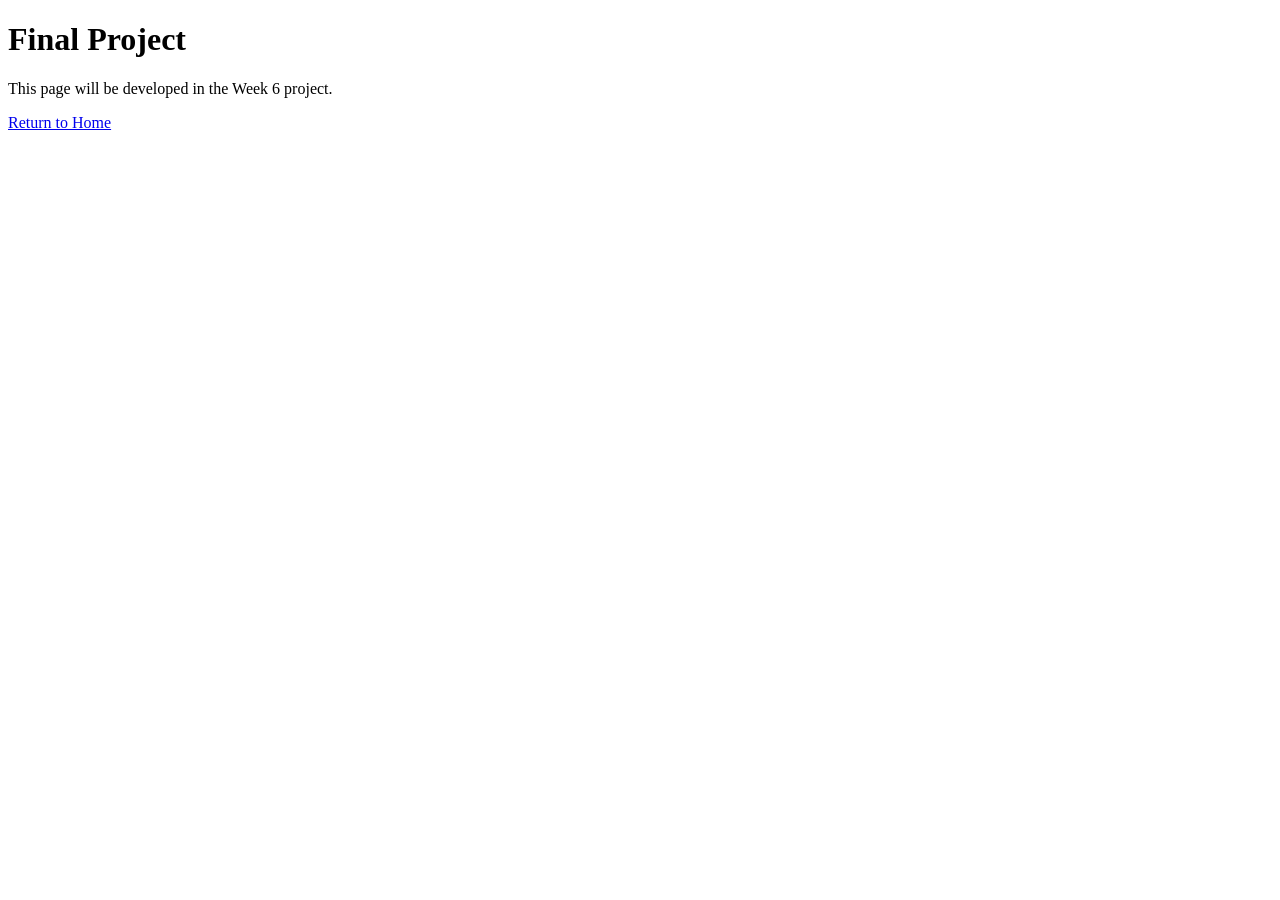
<file: project/index.html>
<!DOCTYPE html>
<html lang="en">
<head>
    <meta charset="UTF-8">
    <meta name="viewport" content="width=device-width, initial-scale=1.0">
    <title>Final Project</title>
</head>
<body>
    <main>
        <h1>Final Project</h1>
        <p>This page will be developed in the Week 6 project.</p>
        <a href="../index.html">Return to Home</a>
    </main>
</body>
</html>
</file>
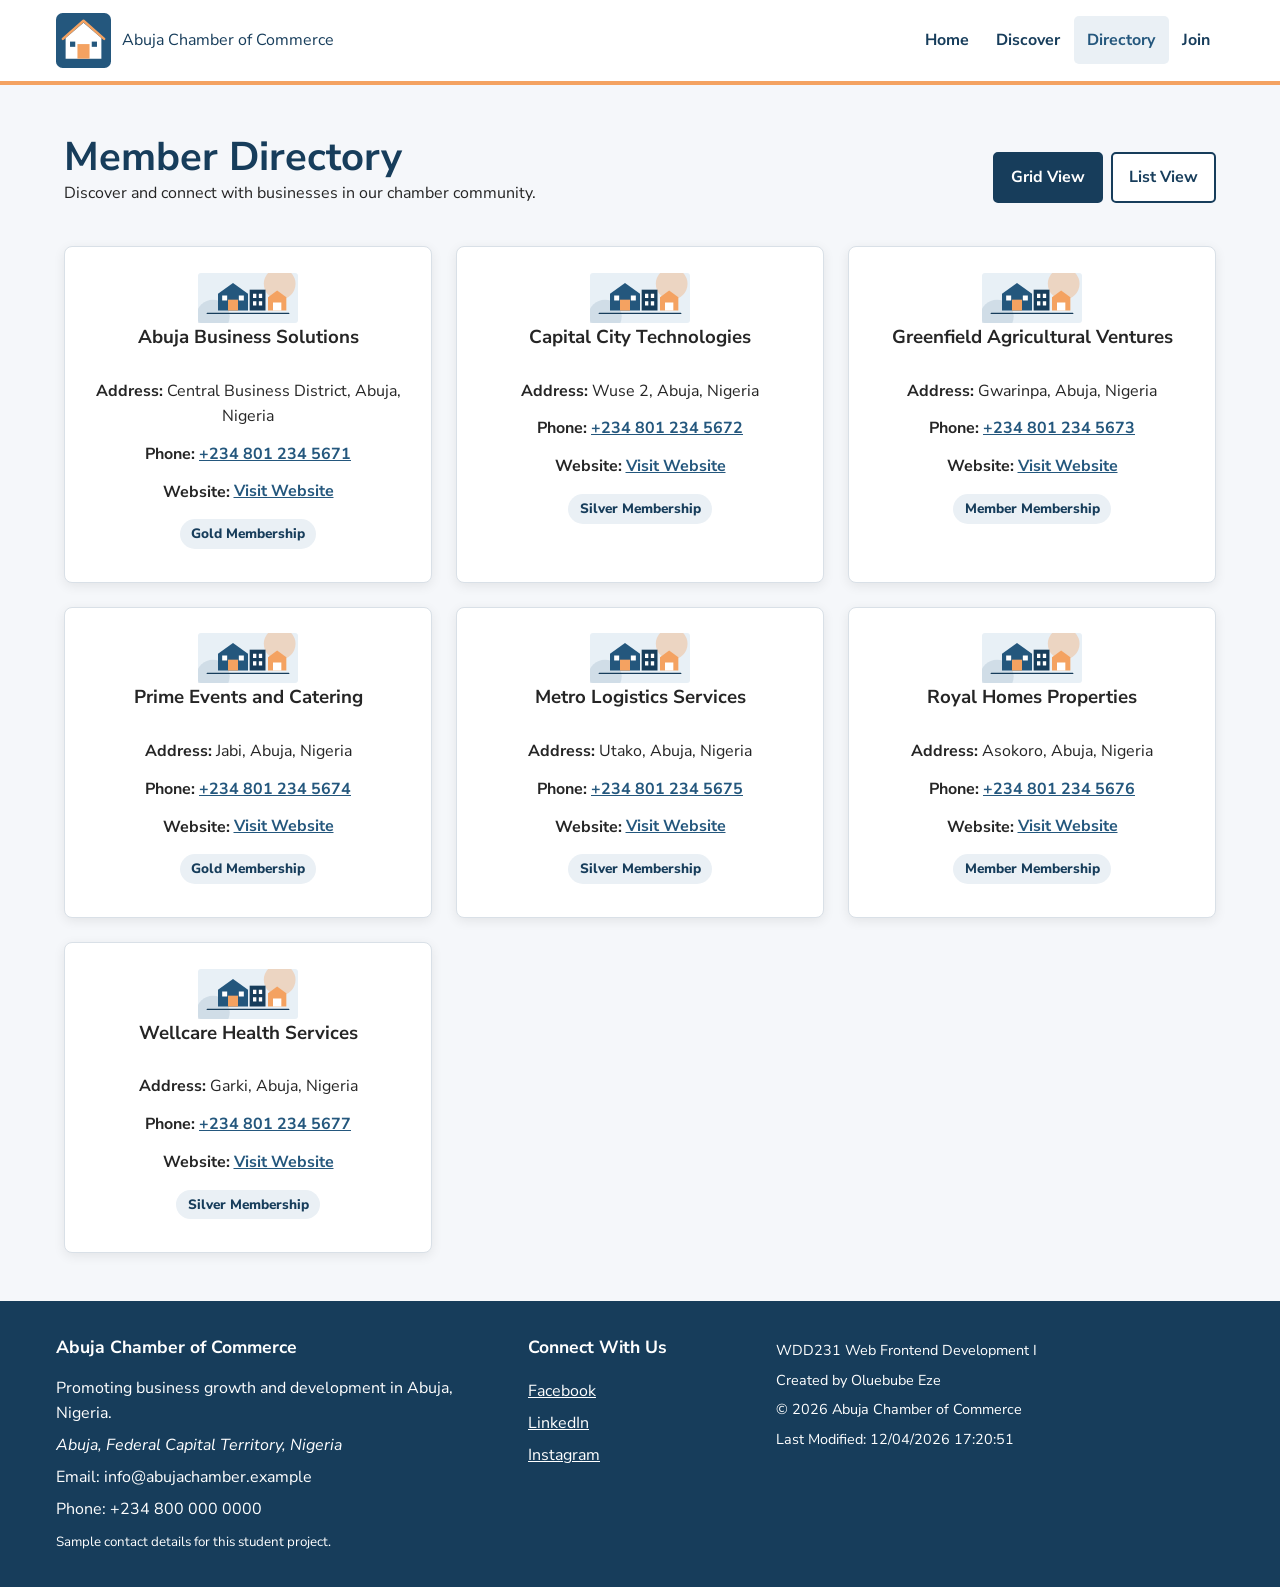
<file: chamber/directory.html>
<!DOCTYPE html>
<html lang="en">
<head>
    <meta charset="UTF-8">
    <meta name="viewport" content="width=device-width, initial-scale=1.0">

    <meta name="description" content="Explore the Abuja Chamber of Commerce member directory and connect with local businesses, services, and organizations.">
    <meta name="author" content="Oluebube Eze">
    <meta name="theme-color" content="#173d5b">

    <meta property="og:title" content="Abuja Chamber of Commerce | Member Directory">
    <meta property="og:description" content="Discover businesses and organizations in the Abuja Chamber of Commerce directory and connect with the local business community.">
    <meta property="og:type" content="website">
    <meta property="og:url" content="https://eze99olue-ux.github.io/wdd231/chamber/directory.html">
    <meta property="og:image" content="https://eze99olue-ux.github.io/wdd231/chamber/images/og-image.png">

    <title>Member Directory | Abuja Chamber of Commerce</title>

    <link rel="icon" href="images/favicon.svg" type="image/svg+xml">

    <link rel="preconnect" href="https://fonts.googleapis.com">
    <link rel="preconnect" href="https://fonts.gstatic.com" crossorigin>
    <link href="https://fonts.googleapis.com/css2?family=Nunito+Sans:wght@400;600;700;800&display=swap" rel="stylesheet">

    <link rel="stylesheet" href="styles/normalize.css">
    <link rel="stylesheet" href="styles/small.css">
    <link rel="stylesheet" href="styles/larger.css">

    <script src="scripts/date.js" defer></script>
    <script src="scripts/directory.js" defer></script>
</head>

<body>
    <header class="site-header">
        <div class="header-content">
            <a class="brand" href="index.html" aria-label="Abuja Chamber of Commerce home">
                <img src="images/chamber-logo.svg" alt="" width="60" height="60">
                <span>Abuja Chamber of Commerce</span>
            </a>

            <button
                class="menu-toggle"
                id="menu-toggle"
                type="button"
                aria-label="Open navigation menu"
                aria-expanded="false"
                aria-controls="primary-navigation">
                <span aria-hidden="true">☰</span>
            </button>

            <nav class="primary-navigation" id="primary-navigation" aria-label="Main navigation">
                <a href="index.html">Home</a>
                <a href="discover.html">Discover</a>
                <a href="directory.html" class="active" aria-current="page">Directory</a>
                <a href="join.html">Join</a>
            </nav>
        </div>
    </header>

    <main class="container">
        <section class="directory-section" aria-labelledby="page-title">
            <div class="directory-header">
                <div>
                    <h1 id="page-title">Member Directory</h1>
                    <p>Discover and connect with businesses in our chamber community.</p>
                </div>

                <div class="view-controls" aria-label="Directory display options">
                    <button
                        type="button"
                        id="grid-view"
                        class="view-button active"
                        aria-label="Display members in grid view"
                        aria-pressed="true">
                        Grid View
                    </button>

                    <button
                        type="button"
                        id="list-view"
                        class="view-button"
                        aria-label="Display members in list view"
                        aria-pressed="false">
                        List View
                    </button>
                </div>
            </div>

            <div
                id="members-container"
                class="members-grid"
                aria-live="polite"
                aria-busy="true">
                <p>Loading chamber members...</p>
            </div>
        </section>
    </main>

    <footer class="site-footer">
        <div class="footer-content">
            <div class="footer-contact">
                <h2>Abuja Chamber of Commerce</h2>
                <p>Promoting business growth and development in Abuja, Nigeria.</p>
                <address>Abuja, Federal Capital Territory, Nigeria</address>
                <p>Email: info@abujachamber.example</p>
                <p>Phone: +234 800 000 0000</p>
                <small>Sample contact details for this student project.</small>
            </div>

            <div class="footer-social">
                <h2>Connect With Us</h2>
                <a href="https://www.facebook.com/" target="_blank" rel="noopener noreferrer">Facebook</a>
                <a href="https://www.linkedin.com/" target="_blank" rel="noopener noreferrer">LinkedIn</a>
                <a href="https://www.instagram.com/" target="_blank" rel="noopener noreferrer">Instagram</a>
            </div>

            <div class="footer-credit">
                <p>WDD231 Web Frontend Development I</p>
                <p>Created by Oluebube Eze</p>
                <p>&copy; <span id="current-year"></span> Abuja Chamber of Commerce</p>
                <p>Last Modified: <span id="last-modified"></span></p>
            </div>
        </div>
    </footer>
</body>
</html>
</file>
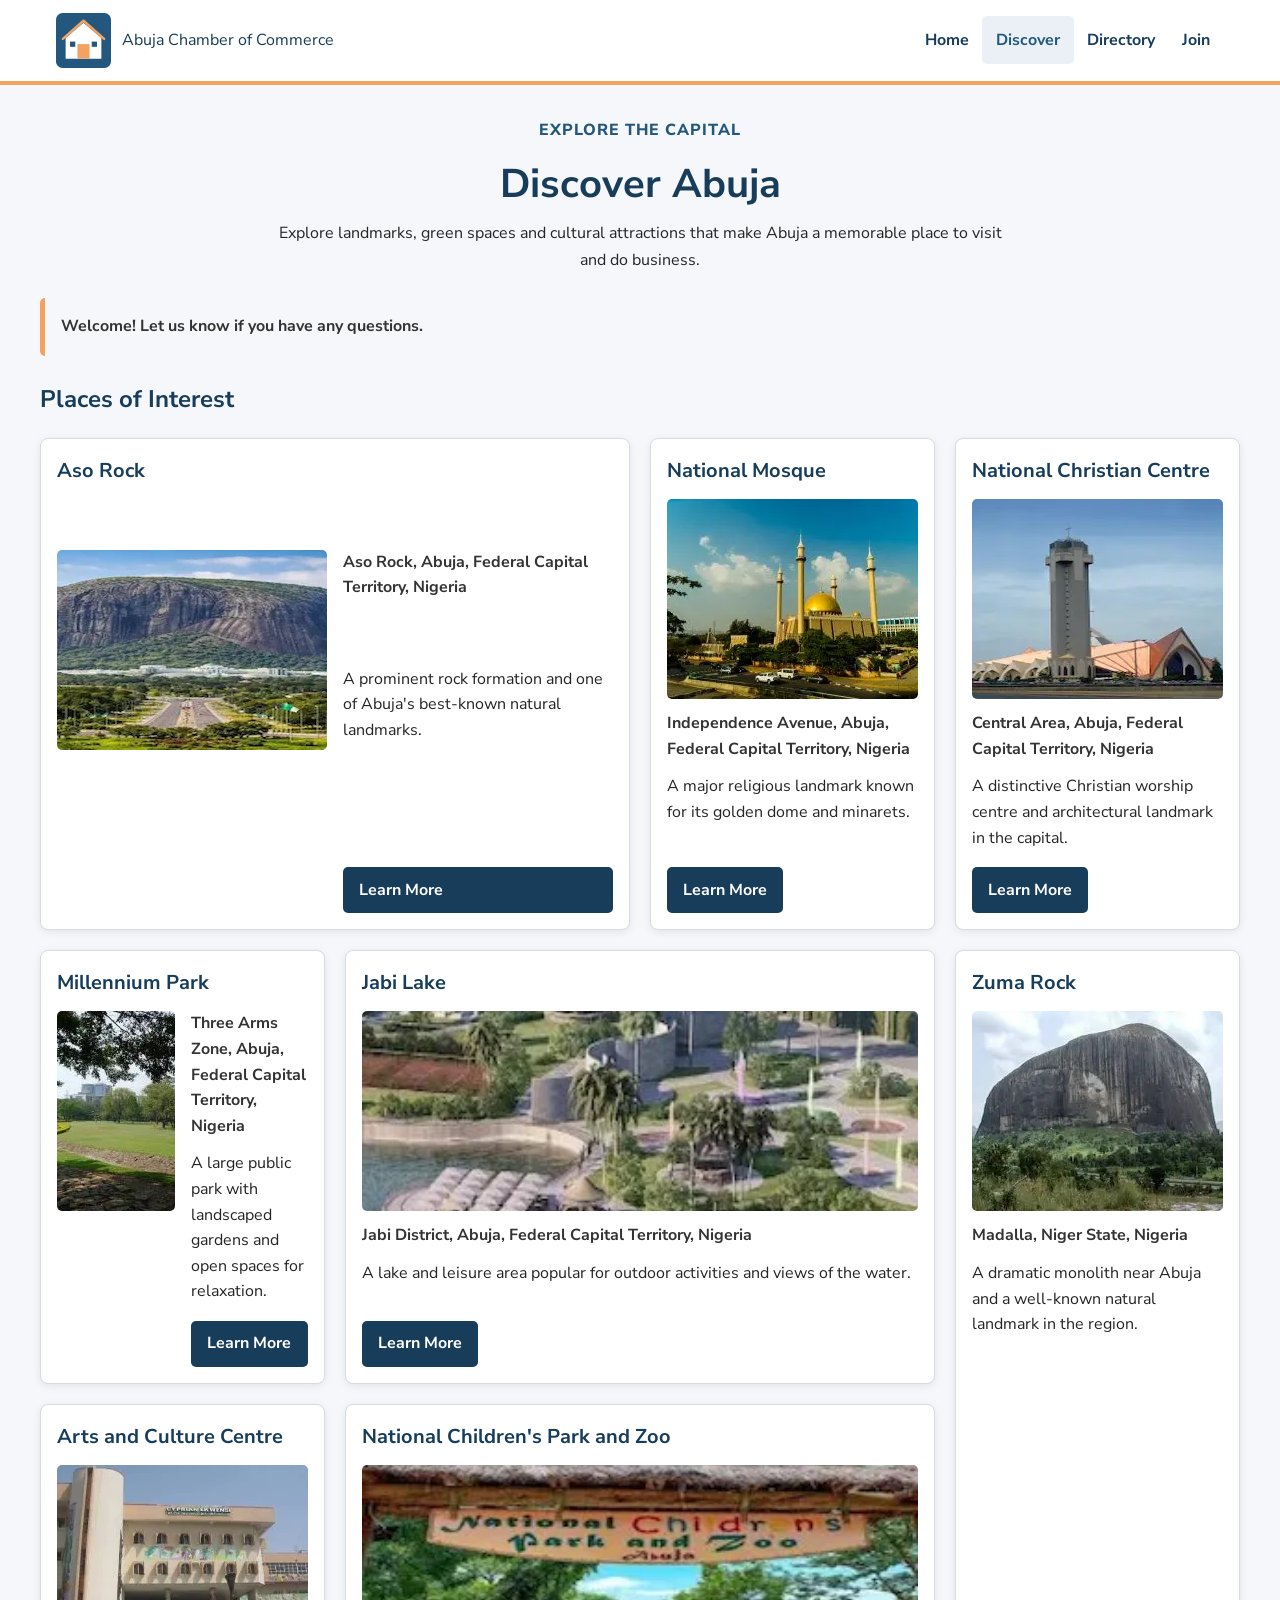
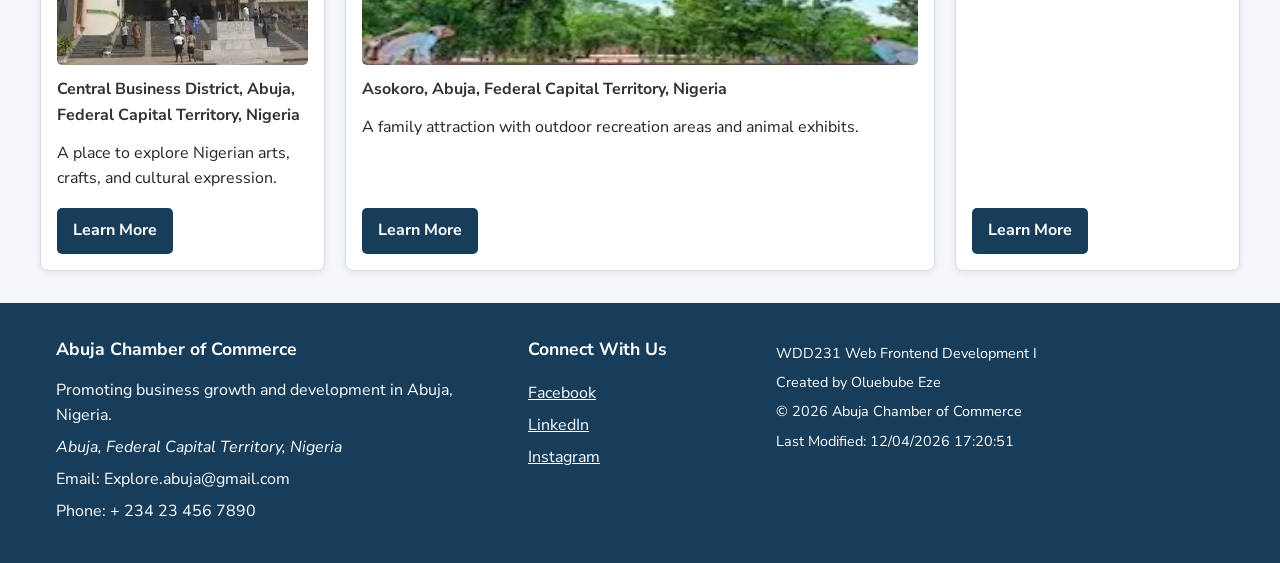
<file: chamber/discover.html>
<!DOCTYPE html>
<html lang="en">
<head>
    <meta charset="UTF-8">
    <meta name="viewport" content="width=device-width, initial-scale=1.0">

    <meta name="description"
        content="Discover Abuja's landmarks, parks, cultural attractions and places of interest with the Abuja Chamber of Commerce.">

    <meta name="author" content="Oluebube Eze">
    <meta name="theme-color" content="#173d5b">

    <!-- Open Graph Meta Tags -->
    <meta property="og:title"
        content="Discover Abuja | Abuja Chamber of Commerce">

    <meta property="og:description"
        content="Explore Abuja's landmarks, parks, cultural attractions and places of interest with the Abuja Chamber of Commerce.">

    <meta property="og:type" content="website">

   <meta property="og:image"
    content="https://eze99olue-ux.github.io/wdd231/chamber/images/abuja-discover-social.jpg">

    <meta property="og:url"
        content="https://eze99olue-ux.github.io/wdd231/chamber/discover.html">

    <title>Discover Abuja | Abuja Chamber of Commerce</title>

    <link rel="icon" href="images/favicon.svg" type="image/svg+xml">

    <!-- Google Fonts -->
    <link rel="preconnect" href="https://fonts.googleapis.com">
    <link rel="preconnect" href="https://fonts.gstatic.com" crossorigin>

    <link href="https://fonts.googleapis.com/css2?family=Nunito+Sans:wght@400;600;700;800&display=swap"
        rel="stylesheet">

    <!-- CSS Files -->
    <link rel="stylesheet" href="styles/normalize.css">
    <link rel="stylesheet" href="styles/small.css">
    <link rel="stylesheet" href="styles/larger.css">
    <link rel="stylesheet" href="styles/discover.css">

    <!-- JavaScript Files -->
    <script src="scripts/date.js" defer></script>
    <script src="scripts/discover.js" type="module"></script>
</head>

<body>

    <!-- HEADER -->
    <header class="site-header">
        <div class="header-content">

            <a class="brand" href="index.html"
                aria-label="Abuja Chamber of Commerce home">

                <img src="images/chamber-logo.svg"
                    alt=""
                    width="60"
                    height="60">

                <span>Abuja Chamber of Commerce</span>
            </a>

            <button
                class="menu-toggle"
                id="menu-toggle"
                type="button"
                aria-label="Open navigation menu"
                aria-expanded="false"
                aria-controls="primary-navigation">

                <span aria-hidden="true">☰</span>
            </button>

            <nav class="primary-navigation"
                id="primary-navigation"
                aria-label="Main navigation">

                <a href="index.html">Home</a>

                <a href="discover.html"
                    class="active"
                    aria-current="page">Discover</a>

                <a href="directory.html">Directory</a>

                <a href="join.html">Join</a>

            </nav>
        </div>
    </header>

    <main class="discover-main">

        <!-- INTRODUCTION -->
        <section class="discover-intro">

            <p class="section-label">EXPLORE THE CAPITAL</p>

            <h1>Discover Abuja</h1>

            <p>
                Explore landmarks, green spaces and cultural attractions
                that make Abuja a memorable place to visit and do business.
            </p>

        </section>

        <!-- VISITOR MESSAGE -->
        <p id="visit-message"
            class="visit-message"
            aria-live="polite">
        </p>

        <!-- PLACES OF INTEREST -->
        <section class="discover-section"
            aria-labelledby="places-heading">

            <h2 id="places-heading">Places of Interest</h2>

            <div id="discover-grid"
                class="discover-grid"
                aria-live="polite"
                aria-busy="true">

                <p>Loading places of interest...</p>

            </div>

        </section>

    </main>

    <!-- FOOTER -->
    <footer class="site-footer">

        <div class="footer-content">

            <div class="footer-contact">

                <h2>Abuja Chamber of Commerce</h2>

                <p>
                    Promoting business growth and development
                    in Abuja, Nigeria.
                </p>

                <address>
                    Abuja, Federal Capital Territory, Nigeria
                </address>

                <p>
                    Email: Explore.abuja@gmail.com
                </p>

                <p>
                    Phone: + 234 23 456 7890
                </p>

            </div>

            <div class="footer-social">

                <h2>Connect With Us</h2>

                <a href="https://www.facebook.com/"
                    target="_blank"
                    rel="noopener noreferrer">
                    Facebook
                </a>

                <a href="https://www.linkedin.com/"
                    target="_blank"
                    rel="noopener noreferrer">
                    LinkedIn
                </a>

                <a href="https://www.instagram.com/"
                    target="_blank"
                    rel="noopener noreferrer">
                    Instagram
                </a>

            </div>

            <div class="footer-credit">

                <p>WDD231 Web Frontend Development I</p>

                <p>Created by Oluebube Eze</p>

                <p>
                    &copy; <span id="current-year"></span>
                    Abuja Chamber of Commerce
                </p>

                <p>
                    Last Modified:
                    <span id="last-modified"></span>
                </p>

            </div>

        </div>

    </footer>

</body>
</html>
</file>
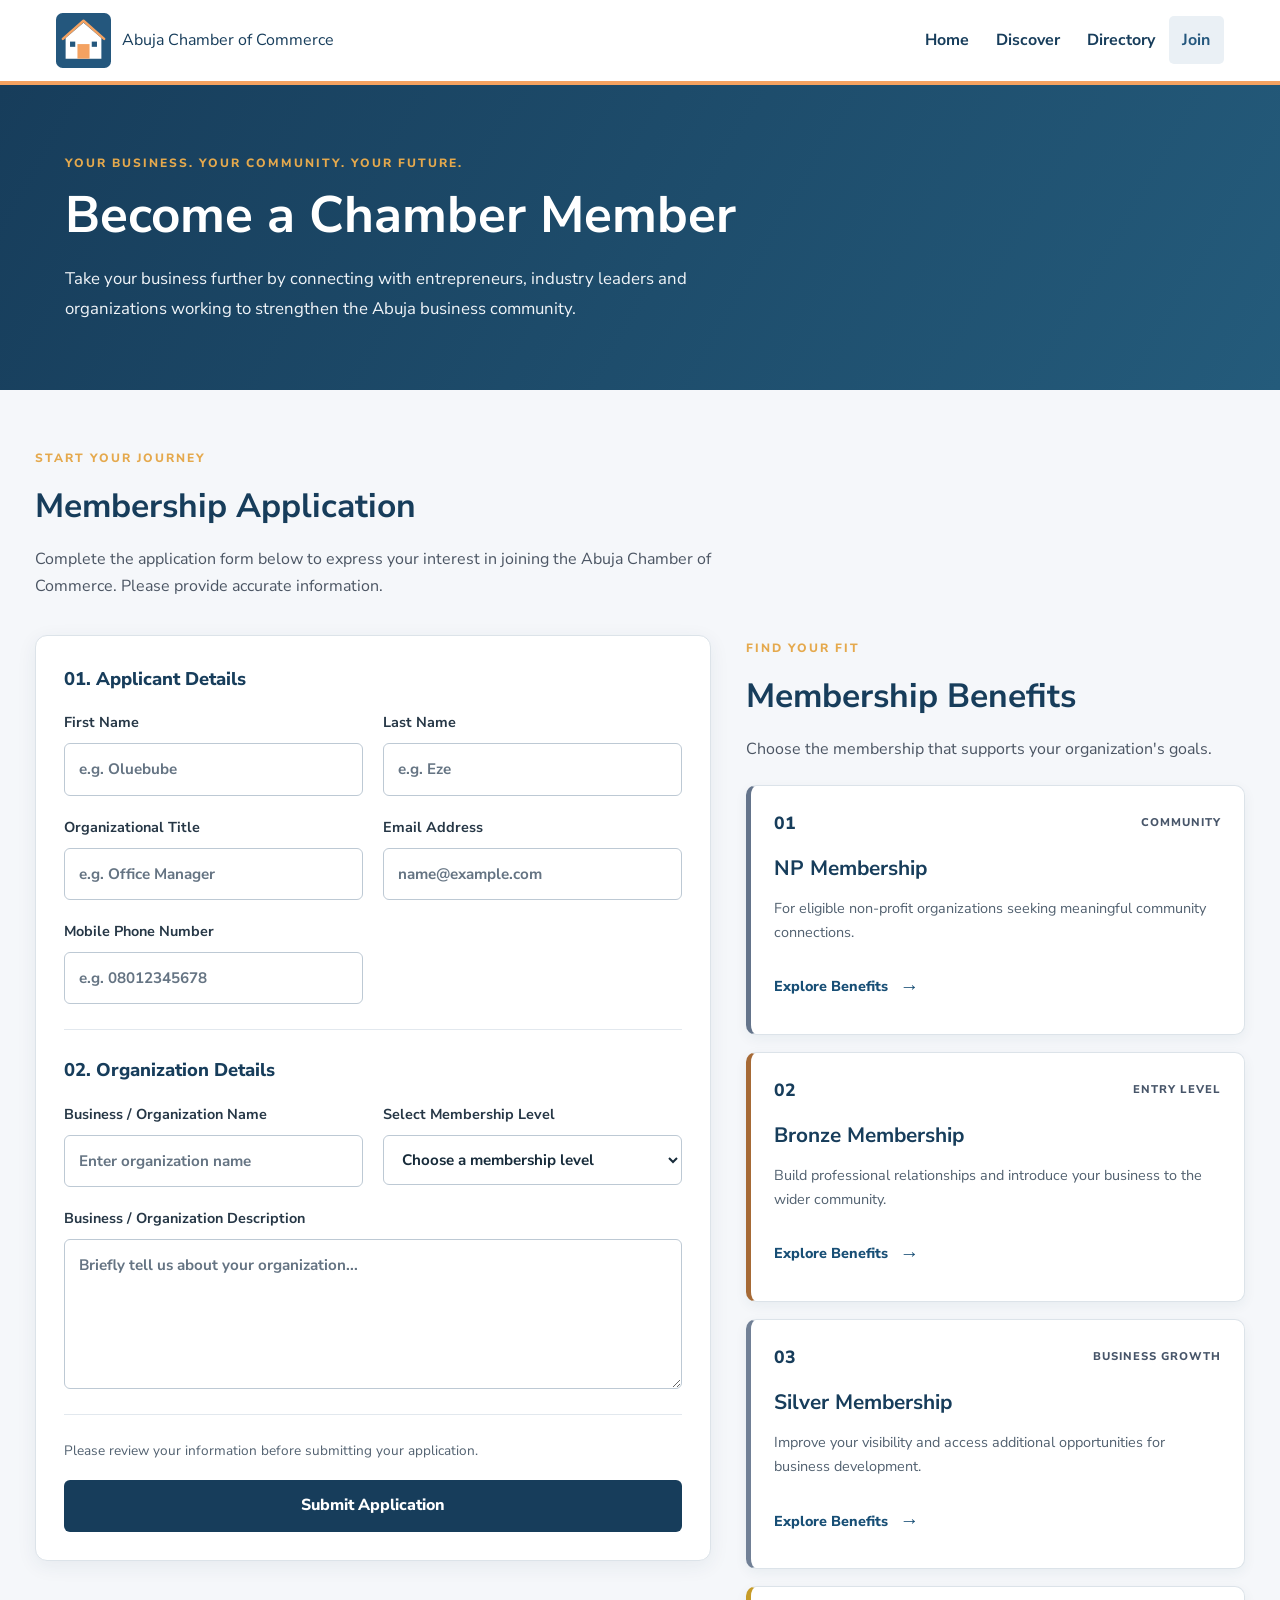
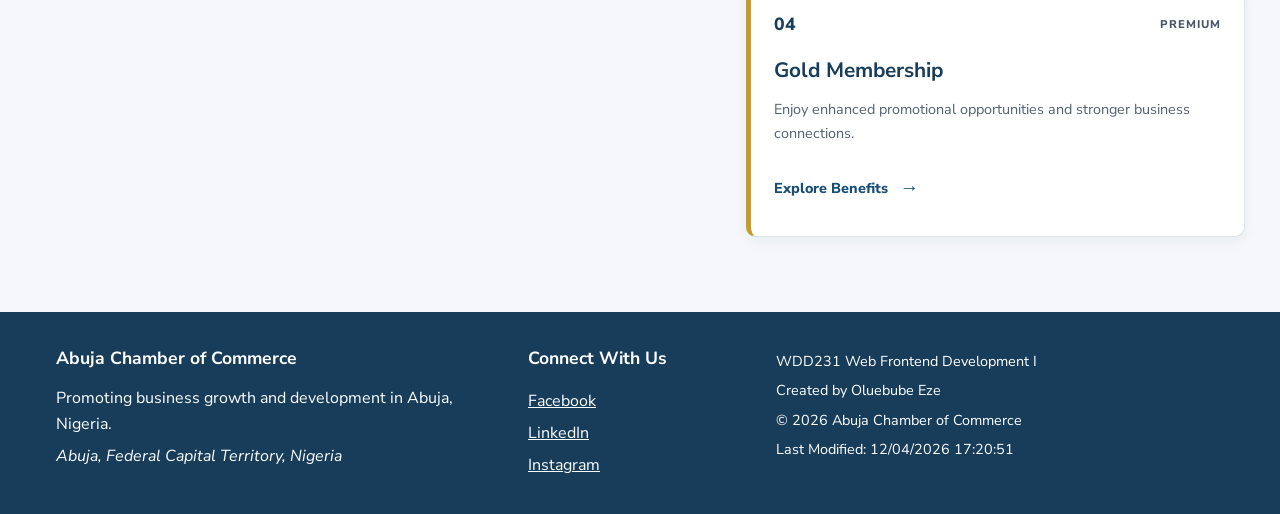
<file: chamber/join.html>
<!DOCTYPE html>
<html lang="en">
<head>
    <meta charset="UTF-8">
    <meta name="viewport" content="width=device-width, initial-scale=1.0">

    <meta name="description"
        content="Apply to become a member of the Abuja Chamber of Commerce. Discover networking, business development and promotional opportunities.">

    <meta name="author" content="Oluebube Eze">
    <meta name="theme-color" content="#173d5b">

    <meta property="og:title"
        content="Join | Abuja Chamber of Commerce">
    <meta property="og:description"
        content="Join the Abuja Chamber of Commerce and grow your business connections.">
    <meta property="og:type" content="website">
    <meta property="og:url"
        content="https://eze99olue-ux.github.io/wdd231/chamber/join.html">
    <meta property="og:image"
        content="https://eze99olue-ux.github.io/wdd231/chamber/images/abuja-chamber-social.png">

    <title>Join | Abuja Chamber of Commerce</title>

    <link rel="icon" href="images/favicon.svg" type="image/svg+xml">

    <link rel="preconnect" href="https://fonts.googleapis.com">
    <link rel="preconnect" href="https://fonts.gstatic.com" crossorigin>

    <link href="https://fonts.googleapis.com/css2?family=Nunito+Sans:wght@400;600;700;800&display=swap"
        rel="stylesheet">

    <link rel="stylesheet" href="styles/normalize.css">
    <link rel="stylesheet" href="styles/small.css">
    <link rel="stylesheet" href="styles/larger.css">
    <link rel="stylesheet" href="styles/membership.css">

    <script src="scripts/date.js" defer></script>
    <script src="scripts/join.js" defer></script>
</head>

<body>

    <header class="site-header">
        <div class="header-content">

            <a class="brand" href="index.html"
                aria-label="Abuja Chamber of Commerce home">

                <img src="images/chamber-logo.svg"
                    alt="" width="60" height="60">

                <span>Abuja Chamber of Commerce</span>
            </a>

            <button class="menu-toggle"
                id="menu-toggle"
                type="button"
                aria-label="Open navigation menu"
                aria-expanded="false"
                aria-controls="primary-navigation">

                <span aria-hidden="true">☰</span>
            </button>

            <nav class="primary-navigation"
                id="primary-navigation"
                aria-label="Main navigation">

                <a href="index.html">Home</a>
                <a href="discover.html">Discover</a>
                <a href="directory.html">Directory</a>
                <a href="join.html" class="active"
                    aria-current="page">Join</a>

            </nav>
        </div>
    </header>

    <main>

        <!-- Page introduction -->
        <section class="membership-banner">
            <div class="membership-banner-inner">

                <span class="membership-eyebrow">
                    YOUR BUSINESS. YOUR COMMUNITY. YOUR FUTURE.
                </span>

                <h1>Become a Chamber Member</h1>

                <p>
                    Take your business further by connecting with
                    entrepreneurs, industry leaders and organizations
                    working to strengthen the Abuja business community.
                </p>

            </div>
        </section>

        <!-- Application and membership information -->
        <section class="membership-workspace">

            <div class="application-intro">
                <span class="membership-eyebrow">
                    START YOUR JOURNEY
                </span>

                <h2>Membership Application</h2>

                <p>
                    Complete the application form below to express
                    your interest in joining the Abuja Chamber of
                    Commerce. Please provide accurate information.
                </p>
            </div>

            <div class="membership-layout">

                <!-- Application form -->
                <form class="application-form"
                    action="thankyou.html"
                    method="get">

                    <fieldset class="form-group">

                        <legend>01. Applicant Details</legend>

                        <div class="form-fields">

                            <label for="firstName">
                                First Name
                                <input
                                    type="text"
                                    id="firstName"
                                    name="firstName"
                                    title="Enter your first name"
                                    autocomplete="given-name"
                                    placeholder="e.g. Oluebube"
                                    required>
                            </label>

                            <label for="lastName">
                                Last Name
                                <input
                                    type="text"
                                    id="lastName"
                                    name="lastName"
                                    title="Enter your last name"
                                    autocomplete="family-name"
                                    placeholder="e.g. Eze"
                                    required>
                            </label>

                            <label for="jobTitle">
                                Organizational Title
                                <input
                                    type="text"
                                    id="jobTitle"
                                    name="jobTitle"
                                    title="Enter your organizational title using at least seven letters, spaces or hyphens"
                                    autocomplete="organization-title"
                                    pattern="[A-Za-z -]{7,}"
                                    placeholder="e.g. Office Manager">
                            </label>

                            <label for="emailAddress">
                                Email Address
                                <input
                                    type="email"
                                    id="emailAddress"
                                    name="email"
                                    title="Enter a valid email address"
                                    autocomplete="email"
                                    placeholder="name@example.com"
                                    required>
                            </label>

                            <label for="mobileNumber">
                                Mobile Phone Number
                                <input
                                    type="tel"
                                    id="mobileNumber"
                                    name="phone"
                                    title="Enter your mobile phone number"
                                    autocomplete="tel"
                                    placeholder="e.g. 08012345678"
                                    required>
                            </label>

                        </div>
                    </fieldset>

                    <fieldset class="form-group">

                        <legend>02. Organization Details</legend>

                        <div class="form-fields">

                            <label for="businessName">
                                Business / Organization Name
                                <input
                                    type="text"
                                    id="businessName"
                                    name="organization"
                                    title="Enter the registered name of your business or organization"
                                    autocomplete="organization"
                                    placeholder="Enter organization name"
                                    required>
                            </label>

                            <label for="membership">
                                Select Membership Level
                                <select
                                    id="membership"
                                    name="membership"
                                    title="Choose your preferred chamber membership"
                                    autocomplete="off"
                                    required>

                                    <option value="" disabled selected>
                                        Choose a membership level
                                    </option>

                                    <option value="np">
                                        NP Membership
                                    </option>

                                    <option value="bronze">
                                        Bronze Membership
                                    </option>

                                    <option value="silver">
                                        Silver Membership
                                    </option>

                                    <option value="gold">
                                        Gold Membership
                                    </option>

                                </select>
                            </label>

                            <label for="businessDescription"
                                class="description-field">

                                Business / Organization Description

                                <textarea
                                    id="businessDescription"
                                    name="description"
                                    title="Describe your business, its activities and services"
                                    autocomplete="off"
                                    rows="5"
                                    placeholder="Briefly tell us about your organization..."></textarea>

                            </label>

                        </div>
                    </fieldset>

                    <!-- Automatically populated when the page loads -->
                    <input type="hidden"
                        id="formTimestamp"
                        name="timestamp">

                    <div class="form-submit-area">

                        <p>
                            Please review your information before
                            submitting your application.
                        </p>

                        <input
                            type="submit"
                            value="Submit Application"
                            class="application-submit">

                    </div>

                </form>

                <!-- Membership cards -->
                <aside class="membership-options"
                    aria-labelledby="options-heading">

                    <div class="options-intro">
                        <span class="membership-eyebrow">
                            FIND YOUR FIT
                        </span>

                        <h2 id="options-heading">
                            Membership Benefits
                        </h2>

                        <p>
                            Choose the membership that supports
                            your organization's goals.
                        </p>
                    </div>

                    <div class="membership-levels">

                        <article class="level-card level-np">

                            <div class="level-top">
                                <span class="level-number">01</span>
                                <span class="level-category">
                                    COMMUNITY
                                </span>
                            </div>

                            <h3>NP Membership</h3>

                            <p>
                                For eligible non-profit organizations
                                seeking meaningful community connections.
                            </p>

                            <button type="button"
                                class="benefit-trigger"
                                data-dialog="dialog-np"
                                aria-haspopup="dialog">
                                Explore Benefits
                                <span aria-hidden="true">→</span>
                            </button>

                        </article>

                        <article class="level-card level-bronze">

                            <div class="level-top">
                                <span class="level-number">02</span>
                                <span class="level-category">
                                    ENTRY LEVEL
                                </span>
                            </div>

                            <h3>Bronze Membership</h3>

                            <p>
                                Build professional relationships
                                and introduce your business to
                                the wider community.
                            </p>

                            <button type="button"
                                class="benefit-trigger"
                                data-dialog="dialog-bronze"
                                aria-haspopup="dialog">
                                Explore Benefits
                                <span aria-hidden="true">→</span>
                            </button>

                        </article>

                        <article class="level-card level-silver">

                            <div class="level-top">
                                <span class="level-number">03</span>
                                <span class="level-category">
                                    BUSINESS GROWTH
                                </span>
                            </div>

                            <h3>Silver Membership</h3>

                            <p>
                                Improve your visibility and access
                                additional opportunities for
                                business development.
                            </p>

                            <button type="button"
                                class="benefit-trigger"
                                data-dialog="dialog-silver"
                                aria-haspopup="dialog">
                                Explore Benefits
                                <span aria-hidden="true">→</span>
                            </button>

                        </article>

                        <article class="level-card level-gold">

                            <div class="level-top">
                                <span class="level-number">04</span>
                                <span class="level-category">
                                    PREMIUM
                                </span>
                            </div>

                            <h3>Gold Membership</h3>

                            <p>
                                Enjoy enhanced promotional
                                opportunities and stronger
                                business connections.
                            </p>

                            <button type="button"
                                class="benefit-trigger"
                                data-dialog="dialog-gold"
                                aria-haspopup="dialog">
                                Explore Benefits
                                <span aria-hidden="true">→</span>
                            </button>

                        </article>

                    </div>
                </aside>

            </div>
        </section>

        <!-- Membership information dialogs -->

        <dialog id="dialog-np" class="benefit-dialog"
            aria-labelledby="np-heading">

            <div class="dialog-inner">

                <span class="dialog-tag">COMMUNITY MEMBERSHIP</span>

                <h2 id="np-heading">NP Membership Benefits</h2>

                <p>
                    Created for qualifying non-profit organizations
                    interested in community engagement and networking.
                </p>

                <ul>
                    <li>No membership fee.</li>
                    <li>Access to selected chamber networking activities.</li>
                    <li>Participation in eligible community events.</li>
                    <li>Access to relevant chamber business information.</li>
                    <li>Opportunities to connect with other organizations.</li>
                </ul>

                <button type="button" class="dialog-close">
                    Close Window
                </button>

            </div>
        </dialog>

        <dialog id="dialog-bronze" class="benefit-dialog"
            aria-labelledby="bronze-heading">

            <div class="dialog-inner">

                <span class="dialog-tag">ENTRY LEVEL MEMBERSHIP</span>

                <h2 id="bronze-heading">Bronze Membership Benefits</h2>

                <p>
                    An excellent starting point for businesses
                    seeking exposure and professional connections.
                </p>

                <ul>
                    <li>Standard business directory listing.</li>
                    <li>Access to selected networking events.</li>
                    <li>Invitations to member business activities.</li>
                    <li>Access to selected business workshops.</li>
                    <li>Opportunities to build professional relationships.</li>
                </ul>

                <button type="button" class="dialog-close">
                    Close Window
                </button>

            </div>
        </dialog>

        <dialog id="dialog-silver" class="benefit-dialog"
            aria-labelledby="silver-heading">

            <div class="dialog-inner">

                <span class="dialog-tag">BUSINESS GROWTH MEMBERSHIP</span>

                <h2 id="silver-heading">Silver Membership Benefits</h2>

                <p>
                    Designed for organizations looking to strengthen
                    their market presence and business opportunities.
                </p>

                <ul>
                    <li>All Bronze membership benefits.</li>
                    <li>Enhanced business directory visibility.</li>
                    <li>Access to additional training sessions.</li>
                    <li>Discounts on selected chamber events.</li>
                    <li>Additional promotional opportunities.</li>
                    <li>Priority access to selected networking activities.</li>
                </ul>

                <button type="button" class="dialog-close">
                    Close Window
                </button>

            </div>
        </dialog>

        <dialog id="dialog-gold" class="benefit-dialog"
            aria-labelledby="gold-heading">

            <div class="dialog-inner">

                <span class="dialog-tag">PREMIUM MEMBERSHIP</span>

                <h2 id="gold-heading">Gold Membership Benefits</h2>

                <p>
                    Our premium membership for organizations
                    seeking greater visibility and business influence.
                </p>

                <ul>
                    <li>All Silver membership benefits.</li>
                    <li>Premium business directory placement.</li>
                    <li>Priority business promotion opportunities.</li>
                    <li>Featured business spotlight opportunities.</li>
                    <li>Exclusive invitations to selected chamber events.</li>
                    <li>Enhanced networking and partnership opportunities.</li>
                    <li>Priority access to selected training programmes.</li>
                </ul>

                <button type="button" class="dialog-close">
                    Close Window
                </button>

            </div>
        </dialog>

    </main>

    <footer class="site-footer">

        <div class="footer-content">

            <div class="footer-contact">

                <h2>Abuja Chamber of Commerce</h2>

                <p>
                    Promoting business growth and development
                    in Abuja, Nigeria.
                </p>

                <address>
                    Abuja, Federal Capital Territory, Nigeria
                </address>

            </div>

            <div class="footer-social">

                <h2>Connect With Us</h2>

                <a href="https://www.facebook.com/"
                    target="_blank"
                    rel="noopener noreferrer">Facebook</a>

                <a href="https://www.linkedin.com/"
                    target="_blank"
                    rel="noopener noreferrer">LinkedIn</a>

                <a href="https://www.instagram.com/"
                    target="_blank"
                    rel="noopener noreferrer">Instagram</a>

            </div>

            <div class="footer-credit">

                <p>WDD231 Web Frontend Development I</p>

                <p>Created by Oluebube Eze</p>

                <p>
                    &copy; <span id="current-year"></span>
                    Abuja Chamber of Commerce
                </p>

                <p>
                    Last Modified:
                    <span id="last-modified"></span>
                </p>

            </div>

        </div>

    </footer>

</body>
</html>
</file>
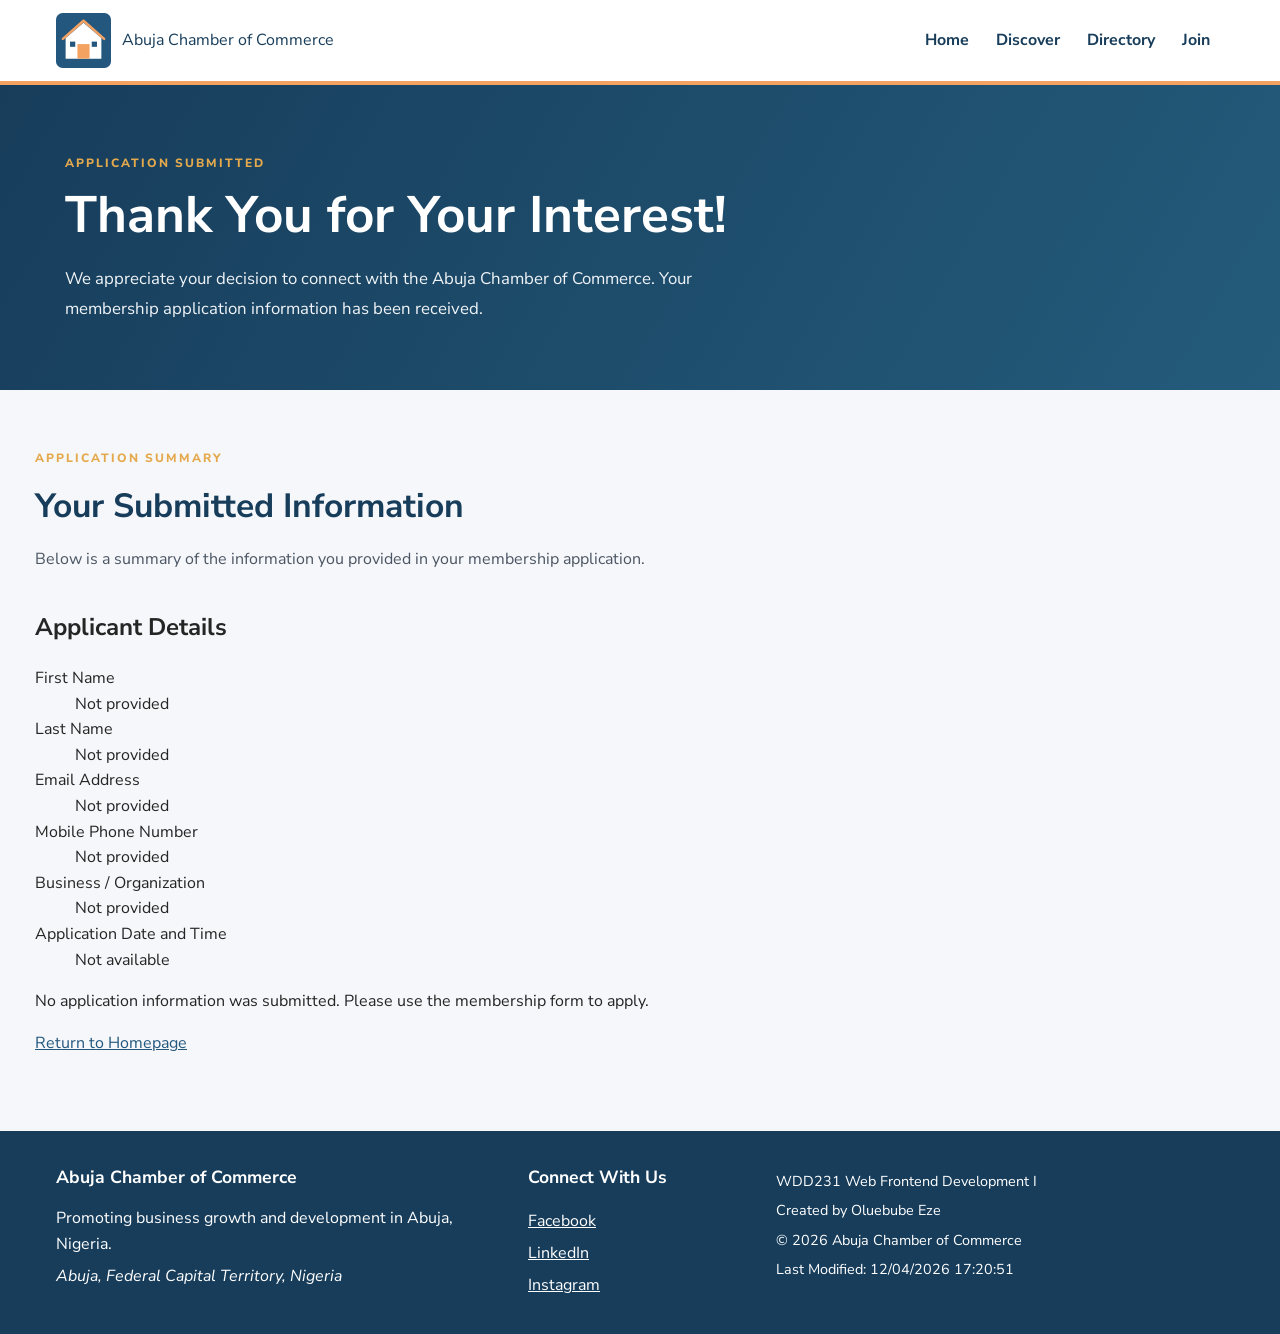
<file: chamber/thankyou.html>
<!DOCTYPE html>
<html lang="en">
<head>
    <meta charset="UTF-8">
    <meta name="viewport" content="width=device-width, initial-scale=1.0">

    <meta name="description"
        content="Thank you for applying to join the Abuja Chamber of Commerce. Review your membership application details.">

    <meta name="author" content="Oluebube Eze">
    <meta name="theme-color" content="#173d5b">

    <title>Application Received | Abuja Chamber of Commerce</title>

    <link rel="icon" href="images/favicon.svg" type="image/svg+xml">

    <link rel="preconnect" href="https://fonts.googleapis.com">
    <link rel="preconnect" href="https://fonts.gstatic.com" crossorigin>

    <link href="https://fonts.googleapis.com/css2?family=Nunito+Sans:wght@400;600;700;800&display=swap"
        rel="stylesheet">

    <link rel="stylesheet" href="styles/normalize.css">
    <link rel="stylesheet" href="styles/small.css">
    <link rel="stylesheet" href="styles/larger.css">
    <link rel="stylesheet" href="styles/membership.css">

    <script src="scripts/date.js" defer></script>
    <script src="scripts/thankyou.js" defer></script>
</head>

<body>

    <header class="site-header">

        <div class="header-content">

            <a class="brand" href="index.html"
                aria-label="Abuja Chamber of Commerce home">

                <img src="images/chamber-logo.svg"
                    alt="" width="60" height="60">

                <span>Abuja Chamber of Commerce</span>

            </a>

            <button class="menu-toggle"
                id="menu-toggle"
                type="button"
                aria-label="Open navigation menu"
                aria-expanded="false"
                aria-controls="primary-navigation">

                <span aria-hidden="true">☰</span>

            </button>

            <nav class="primary-navigation"
                id="primary-navigation"
                aria-label="Main navigation">

                <a href="index.html">Home</a>
                <a href="discover.html">Discover</a>
                <a href="directory.html">Directory</a>
                <a href="join.html" aria-current="page">Join</a>

            </nav>

        </div>

    </header>

    <main>

        <section class="membership-banner">

            <div class="membership-banner-inner">

                <span class="membership-eyebrow">
                    APPLICATION SUBMITTED
                </span>

                <h1>Thank You for Your Interest!</h1>

                <p>
                    We appreciate your decision to connect with
                    the Abuja Chamber of Commerce. Your membership
                    application information has been received.
                </p>

            </div>

        </section>

        <section class="membership-workspace">

            <div class="application-intro">

                <span class="membership-eyebrow">
                    APPLICATION SUMMARY
                </span>

                <h2>Your Submitted Information</h2>

                <p>
                    Below is a summary of the information you
                    provided in your membership application.
                </p>

            </div>

            <section class="confirmation-panel"
                aria-labelledby="confirmation-heading">

                <h2 id="confirmation-heading">
                    Applicant Details
                </h2>

                <dl class="confirmation-details">

                    <div class="confirmation-item">
                        <dt>First Name</dt>
                        <dd id="confirmed-first-name">Not provided</dd>
                    </div>

                    <div class="confirmation-item">
                        <dt>Last Name</dt>
                        <dd id="confirmed-last-name">Not provided</dd>
                    </div>

                    <div class="confirmation-item">
                        <dt>Email Address</dt>
                        <dd id="confirmed-email">Not provided</dd>
                    </div>

                    <div class="confirmation-item">
                        <dt>Mobile Phone Number</dt>
                        <dd id="confirmed-phone">Not provided</dd>
                    </div>

                    <div class="confirmation-item">
                        <dt>Business / Organization</dt>
                        <dd id="confirmed-organization">Not provided</dd>
                    </div>

                    <div class="confirmation-item">
                        <dt>Application Date and Time</dt>
                        <dd id="confirmed-timestamp">Not available</dd>
                    </div>

                </dl>

                <p id="confirmation-message"
                    class="confirmation-message"
                    role="status"
                    aria-live="polite">

                    Your application details are displayed above.

                </p>

                <a href="index.html" class="confirmation-home">
                    Return to Homepage
                </a>

            </section>

        </section>

    </main>

    <footer class="site-footer">

        <div class="footer-content">

            <div class="footer-contact">

                <h2>Abuja Chamber of Commerce</h2>

                <p>
                    Promoting business growth and development
                    in Abuja, Nigeria.
                </p>

                <address>
                    Abuja, Federal Capital Territory, Nigeria
                </address>

            </div>

            <div class="footer-social">

                <h2>Connect With Us</h2>

                <a href="https://www.facebook.com/"
                    target="_blank"
                    rel="noopener noreferrer">Facebook</a>

                <a href="https://www.linkedin.com/"
                    target="_blank"
                    rel="noopener noreferrer">LinkedIn</a>

                <a href="https://www.instagram.com/"
                    target="_blank"
                    rel="noopener noreferrer">Instagram</a>

            </div>

            <div class="footer-credit">

                <p>WDD231 Web Frontend Development I</p>

                <p>Created by Oluebube Eze</p>

                <p>
                    &copy; <span id="current-year"></span>
                    Abuja Chamber of Commerce
                </p>

                <p>
                    Last Modified:
                    <span id="last-modified"></span>
                </p>

            </div>

        </div>

    </footer>

</body>
</html>
</file>
<file: chamber/styles/small.css>
:root {
    --primary-color: #173d5b;
    --secondary-color: #24577d;
    --accent-color: #f4a261;
    --background-color: #f5f7fa;
    --white: #ffffff;
    --text-color: #252525;
    --muted-color: #555555;
    --border-color: #d9e0e7;
    --shadow: 0 3px 12px rgba(0, 0, 0, 0.08);
}

* {
    box-sizing: border-box;
}

body {
    margin: 0;
    font-family: "Nunito Sans", Arial, sans-serif;
    color: var(--text-color);
    background-color: var(--background-color);
    line-height: 1.6;
}

img {
    max-width: 100%;
    height: auto;
}

a {
    color: var(--secondary-color);
}

a:focus-visible,
button:focus-visible {
    outline: 3px solid var(--accent-color);
    outline-offset: 3px;
}

/* HEADER */

header {
    background-color: var(--white);
    border-bottom: 4px solid var(--accent-color);
}

.header-content {
    max-width: 1200px;
    margin: 0 auto;
    padding: 0.8rem 1rem;
    display: flex;
    align-items: center;
    justify-content: space-between;
    flex-wrap: wrap;
}

.brand {
    display: flex;
    align-items: center;
    gap: 0.7rem;
    color: var(--primary-color);
    text-decoration: none;
}

.brand img {
    width: 55px;
    height: 55px;
    object-fit: contain;
}

.brand strong,
.brand small {
    display: block;
}

.brand strong {
    font-size: 1.1rem;
    font-weight: 800;
}

.brand small {
    font-size: 0.85rem;
}

/* MOBILE NAVIGATION */

.menu-toggle {
    display: flex;
    flex-direction: column;
    justify-content: center;
    gap: 5px;
    width: 44px;
    height: 44px;
    padding: 8px;
    border: 1px solid var(--border-color);
    border-radius: 5px;
    background-color: var(--white);
    cursor: pointer;
}

.menu-toggle span {
    display: block;
    width: 100%;
    height: 3px;
    background-color: var(--primary-color);
}

.primary-navigation {
    display: none;
    flex-direction: column;
    width: 100%;
    padding-top: 0.8rem;
}

.primary-navigation.open {
    display: flex;
}

.primary-navigation a {
    padding: 0.75rem 1rem;
    color: var(--primary-color);
    text-decoration: none;
    font-weight: 700;
    border-top: 1px solid var(--border-color);
}

.primary-navigation a:hover,
.primary-navigation a.active {
    color: var(--secondary-color);
    background-color: #eaf0f5;
}

/* MAIN DIRECTORY */

.directory-section {
    max-width: 1200px;
    min-height: 65vh;
    margin: 0 auto;
    padding: 2rem 1rem 3rem;
}

.directory-header {
    display: flex;
    flex-direction: column;
    gap: 1.5rem;
    margin-bottom: 1.5rem;
}

.eyebrow {
    margin: 0 0 0.3rem;
    color: var(--secondary-color);
    font-size: 0.85rem;
    font-weight: 800;
    letter-spacing: 0.08em;
    text-transform: uppercase;
}

h1 {
    margin: 0;
    color: var(--primary-color);
    font-size: 2rem;
    line-height: 1.2;
}

.intro-text {
    max-width: 650px;
    color: var(--muted-color);
}

.view-controls {
    display: flex;
    flex-wrap: wrap;
    gap: 0.5rem;
}

.view-button {
    padding: 0.65rem 1rem;
    border: 2px solid var(--primary-color);
    border-radius: 5px;
    color: var(--primary-color);
    background-color: var(--white);
    font-family: inherit;
    font-weight: 700;
    cursor: pointer;
}

.view-button:hover,
.view-button.active {
    color: var(--white);
    background-color: var(--primary-color);
}

.member-count {
    margin: 0 0 1rem;
    color: var(--muted-color);
    font-weight: 700;
}

/* GRID VIEW */

.members-container {
    width: 100%;
}

.members-grid {
    display: grid;
    grid-template-columns: 1fr;
    gap: 1.2rem;
}

.member-card {
    display: flex;
    flex-direction: column;
    align-items: center;
    padding: 1.3rem;
    border: 1px solid var(--border-color);
    border-radius: 8px;
    background-color: var(--white);
    box-shadow: var(--shadow);
    text-align: center;
}

.member-image {
    width: 110px;
    height: 100px;
    margin-bottom: 0.8rem;
    object-fit: contain;
}

.member-details {
    width: 100%;
}

.member-details h2 {
    margin: 0 0 0.6rem;
    color: var(--primary-color);
    font-size: 1.2rem;
}

.member-details p {
    margin: 0.45rem 0;
    overflow-wrap: anywhere;
}

.member-details a {
    display: inline-block;
    margin-top: 0.3rem;
    font-weight: 700;
}

.membership-level {
    display: inline-block;
    margin-top: 0.8rem;
    padding: 0.25rem 0.7rem;
    border-radius: 20px;
    color: var(--primary-color);
    background-color: #eaf0f5;
    font-size: 0.85rem;
    font-weight: 800;
}

/* LIST VIEW */

.members-list {
    display: flex;
    flex-direction: column;
    gap: 0;
}

.members-list .member-card {
    display: block;
    padding: 1rem;
    border-radius: 0;
    box-shadow: none;
    text-align: left;
}

.members-list .member-card:nth-child(even) {
    background-color: #eaf0f5;
}

.members-list .member-image {
    display: none;
}

.members-list .member-details h2 {
    font-size: 1.1rem;
}

.members-list .membership-level {
    margin-top: 0.4rem;
}

/* ERROR MESSAGE */

.error-message {
    padding: 1rem;
    border: 1px solid #a52a2a;
    border-radius: 5px;
    color: #7a1d1d;
    background-color: #fff0f0;
}

/* FOOTER */

footer {
    color: var(--white);
    background-color: var(--primary-color);
}

.footer-content {
    max-width: 1200px;
    margin: 0 auto;
    padding: 2rem 1rem;
    display: grid;
    grid-template-columns: 1fr;
    gap: 1.5rem;
}

footer h2 {
    margin-top: 0;
    font-size: 1.1rem;
}

footer p {
    margin: 0.4rem 0;
}

.footer-social {
    display: flex;
    flex-direction: column;
    align-items: flex-start;
}

.footer-social a {
    margin: 0.2rem 0;
    color: var(--white);
}

.footer-social a:hover {
    color: var(--accent-color);
}

.footer-credit {
    padding-top: 1rem;
    border-top: 1px solid rgba(255, 255, 255, 0.35);
    font-size: 0.9rem;
}

/* SMALL SCREEN SAFETY */

html,
body {
    max-width: 100%;
    overflow-x: hidden;
}

@media (min-width: 480px) {
    .members-grid {
        grid-template-columns: repeat(2, minmax(0, 1fr));
    }
}

/* =========================================
   ABUJA CHAMBER OF COMMERCE
   SMALL.CSS - MOBILE FIRST
   WDD231 WEEK 03
========================================= */

/* GENERAL HOME PAGE STYLES */

.section-container {
    width: 92%;
    max-width: 1200px;
    margin: 0 auto;
}

/* HERO SECTION */

.hero {
    position: relative;
    min-height: 420px;
    overflow: hidden;
    background: #173d5b;
}

.hero-image {
    display: block;
    width: 100%;
    height: 420px;
    object-fit: cover;
}

.hero-overlay {
    position: absolute;
    inset: 0;
    display: flex;
    align-items: center;
    background: linear-gradient(
        90deg,
        rgba(23, 61, 91, 0.94),
        rgba(23, 61, 91, 0.35)
    );
}

.hero-content {
    width: 90%;
    max-width: 1200px;
    margin: 0 auto;
    color: #ffffff;
}

.hero-tagline {
    color: #ffd19e;
    font-weight: 800;
    text-transform: uppercase;
    letter-spacing: 1px;
}

.hero-content h1 {
    max-width: 650px;
    font-size: 2.1rem;
    line-height: 1.2;
    margin: 15px 0;
}

.hero-content p {
    max-width: 600px;
    line-height: 1.8;
}

/* CALL TO ACTION BUTTON */

.cta-button {
    display: inline-block;
    background: #ffd19e;
    color: #173d5b;
    padding: 14px 25px;
    margin-top: 18px;
    border-radius: 5px;
    font-weight: 800;
    text-decoration: none;
    transition: background 0.2s ease;
}

.cta-button:hover,
.cta-button:focus {
    background: #ffffff;
}

/* SECTION HEADINGS */

.section-label {
    color: #24577d;
    font-weight: 800;
    text-transform: uppercase;
    letter-spacing: 1px;
}

.welcome-section h2,
.events-section h2,
.weather-section h2,
.spotlights-section h2,
.join-section h2 {
    color: #173d5b;
    font-size: 1.8rem;
}

/* WELCOME SECTION */

.welcome-section {
    padding: 55px 0;
    display: grid;
    grid-template-columns: minmax(0, 1fr);
    gap: 30px;
}

.welcome-text p,
.welcome-highlight p {
    line-height: 1.8;
}

.welcome-highlight {
    background: #e8f0f7;
    border-left: 5px solid #f4a261;
    padding: 25px;
    border-radius: 6px;
}

.highlight-icon {
    font-size: 2.5rem;
}

.text-link {
    display: inline-block;
    color: #174b70;
    font-weight: 800;
    margin-top: 12px;
    text-decoration: none;
}

.text-link:hover,
.text-link:focus {
    text-decoration: underline;
}

/* CURRENT EVENTS */

.events-section {
    background: #f2f5f8;
    padding: 50px 0;
}

.events-grid {
    display: grid;
    grid-template-columns: minmax(0, 1fr);
    gap: 20px;
}

.event-card {
    background: #ffffff;
    padding: 25px;
    display: flex;
    gap: 18px;
    align-items: flex-start;
    border-radius: 7px;
    box-shadow: 0 2px 8px rgba(0, 0, 0, 0.06);
}

.event-icon {
    font-size: 2rem;
    flex-shrink: 0;
}

.event-card h3 {
    color: #173d5b;
}

.event-card p {
    line-height: 1.7;
}

.event-category {
    color: #24577d;
    font-size: 0.85rem;
    font-weight: 800;
}

.event-status {
    color: #555555;
    font-size: 0.85rem;
    font-weight: 700;
}

/* WEATHER SECTION */

.weather-section {
    padding: 55px 0;
}

.weather-heading {
    margin-bottom: 25px;
}

.weather-heading > p:last-child {
    line-height: 1.7;
}

.weather-grid {
    display: grid;
    grid-template-columns: minmax(0, 1fr);
    gap: 20px;
}

.weather-card {
    background: #e8f0f7;
    padding: 22px;
    border-radius: 8px;
    min-width: 0;
}

.weather-card h3 {
    color: #173d5b;
    margin-top: 0;
}

.current-weather-info {
    display: flex;
    align-items: center;
    gap: 15px;
}

.current-weather-info img,
.forecast-day img {
    max-width: 100%;
    height: auto;
}

.weather-temperature {
    font-size: 2.5rem;
    font-weight: 800;
    color: #173d5b;
    margin: 0;
}

.weather-description {
    text-transform: capitalize;
    font-weight: 700;
}

.weather-details {
    border-top: 1px solid #cbd5df;
    padding-top: 12px;
}

.weather-credit {
    font-size: 0.8rem;
    color: #555555;
    margin-top: 15px;
}

/* THREE-DAY FORECAST */

#weather-forecast {
    display: grid;
    grid-template-columns: repeat(3, minmax(0, 1fr));
    gap: 8px;
}

.forecast-day {
    min-width: 0;
    text-align: center;
    background: #ffffff;
    border-radius: 6px;
    padding: 12px 4px;
    overflow-wrap: anywhere;
}

.forecast-day h4 {
    font-size: 0.8rem;
}

.forecast-temperature {
    color: #173d5b;
    font-size: 1.2rem;
    font-weight: 800;
}

.forecast-description {
    font-size: 0.75rem;
    text-transform: capitalize;
}

/* COMPANY SPOTLIGHTS */

.spotlights-section {
    background: #f2f5f8;
    padding: 55px 0;
}

.spotlights-heading {
    margin-bottom: 25px;
}

.spotlight-grid {
    display: grid;
    grid-template-columns: minmax(0, 1fr);
    gap: 20px;
}

.spotlight-card {
    background: #ffffff;
    border-radius: 8px;
    padding: 22px;
    text-align: center;
    box-shadow: 0 2px 8px rgba(0, 0, 0, 0.07);
    border-bottom: 4px solid #f4a261;
    min-width: 0;
}

.spotlight-logo img {
    width: 100px;
    height: 85px;
    object-fit: contain;
}

.membership-badge {
    display: inline-block;
    padding: 6px 13px;
    margin: 12px 0;
    border-radius: 20px;
    font-size: 0.8rem;
    font-weight: 800;
}

.membership-badge.gold {
    background: #fff0c2;
    color: #684600;
}

.membership-badge.silver {
    background: #e5e7eb;
    color: #34495e;
}

.spotlight-card h3 {
    color: #173d5b;
}

.spotlight-description {
    line-height: 1.6;
}

.spotlight-details {
    border-top: 1px solid #dddddd;
    padding-top: 12px;
    text-align: left;
    overflow-wrap: anywhere;
    font-size: 0.9rem;
}

.spotlight-details a {
    color: #174b70;
    font-weight: 700;
}

.loading-message {
    text-align: center;
    padding: 25px;
}

/* JOIN SECTION */

.join-section {
    background: #173d5b;
    color: #ffffff;
    padding: 50px 0;
}

.join-section h2 {
    color: #ffffff;
}

.join-section .section-label {
    color: #ffd19e;
}

.join-content {
    display: flex;
    flex-direction: column;
    align-items: flex-start;
    gap: 20px;
}

.join-section p {
    line-height: 1.8;
}

.join-button {
    flex-shrink: 0;
}

/* MOBILE NAVIGATION */

@media screen and (max-width: 699px) {
    .primary-navigation {
        display: none;
        width: 100%;
    }

    .primary-navigation.open {
        display: flex;
        flex-direction: column;
    }

    .menu-toggle {
        cursor: pointer;
    }
}

/* REDUCE MOTION */

@media (prefers-reduced-motion: reduce) {
    html:focus-within {
        scroll-behavior: auto;
    }

    :root *,
    :root *::before,
    :root *::after {
        animation: none;
        transition: none;
    }
}
</file>
<file: chamber/styles/larger.css>
@media (min-width: 700px) {
    .header-content {
        flex-wrap: nowrap;
    }

    .menu-toggle {
        display: none;
    }

    .primary-navigation {
        display: flex;
        flex-direction: row;
        justify-content: flex-end;
        align-items: center;
        width: auto;
        padding-top: 0;
    }

    .primary-navigation a {
        padding: 0.7rem 0.85rem;
        border-top: none;
        border-radius: 5px;
    }

    .directory-section {
        padding: 3rem 1.5rem;
    }

    .directory-header {
        flex-direction: row;
        align-items: center;
        justify-content: space-between;
    }

    .view-controls {
        flex-shrink: 0;
    }

    .members-grid {
        grid-template-columns: repeat(2, minmax(0, 1fr));
        gap: 1.5rem;
    }

    .footer-content {
        grid-template-columns: 2fr 1fr 2fr;
        align-items: start;
    }

    .footer-credit {
        padding-top: 0;
        border-top: none;
    }
}

@media (min-width: 1000px) {
    .members-grid {
        grid-template-columns: repeat(3, minmax(0, 1fr));
    }

    h1 {
        font-size: 2.5rem;
    }

    .member-card {
        padding: 1.6rem;
    }
}


/* =========================================
   CHAMBER HOME PAGE
   LARGER SCREEN STYLES
========================================= */

@media screen and (min-width: 700px) {

    .hero,
    .hero-image {
        height: 520px;
        min-height: 520px;
    }

    .hero-content h1 {
        font-size: 3.2rem;
    }

    .hero-content p {
        font-size: 1.1rem;
    }

    .welcome-section {
        grid-template-columns: 2fr 1fr;
        align-items: center;
        gap: 45px;
        padding: 75px 0;
    }

    .welcome-section h2,
    .events-section h2,
    .weather-section h2,
    .spotlights-section h2,
    .join-section h2 {
        font-size: 2.2rem;
    }

    .events-grid {
        grid-template-columns: repeat(2, minmax(0, 1fr));
    }

    .weather-grid {
        grid-template-columns: 1fr 1.5fr;
    }

    .forecast-day {
        padding: 18px 8px;
    }

    .forecast-day h4 {
        font-size: 1rem;
    }

    .forecast-description {
        font-size: 0.85rem;
    }

    .spotlight-grid {
        grid-template-columns: repeat(3, minmax(0, 1fr));
        align-items: stretch;
    }

    .spotlight-card {
        padding: 22px 15px;
    }

    .spotlights-heading {
        display: flex;
        justify-content: space-between;
        align-items: center;
        gap: 20px;
    }

    .join-content {
        flex-direction: row;
        justify-content: space-between;
        align-items: center;
        gap: 40px;
    }

    .join-content > div {
        max-width: 700px;
    }

    .join-button {
        white-space: nowrap;
    }

}

@media screen and (min-width: 1100px) {

    .hero,
    .hero-image {
        height: 580px;
        min-height: 580px;
    }

    .hero-content h1 {
        font-size: 3.7rem;
    }

    .welcome-section {
        gap: 70px;
    }

    .spotlight-grid {
        gap: 30px;
    }

}
</file>
<file: chamber/styles/discover.css>
/* Discover page styles */

.discover-main {
    width: min(94%, 1200px);
    margin: 0 auto;
    padding: 2rem 0;
}

.discover-intro {
    max-width: 750px;
    margin: 0 auto 1.5rem;
    text-align: center;
}

.discover-intro h1 {
    margin: 0.25rem 0 0.75rem;
    color: #173d5b;
}

.discover-intro p {
    line-height: 1.7;
}

.visit-message {
    margin: 1.5rem 0;
    padding: 1rem;
    border-left: 5px solid #f4a261;
    border-radius: 5px;
    background: #f5f7fa;
    color: #333333;
    font-weight: 700;
}

.discover-section > h2 {
    color: #173d5b;
    margin-bottom: 1.25rem;
}

.discover-grid {
    display: grid;
    gap: 1.25rem;
    grid-template-columns: 1fr;

    /* Small screen: named areas, one card per row */
    grid-template-areas:
        "place1"
        "place2"
        "place3"
        "place4"
        "place5"
        "place6"
        "place7"
        "place8";
}

.place-1 { grid-area: place1; }
.place-2 { grid-area: place2; }
.place-3 { grid-area: place3; }
.place-4 { grid-area: place4; }
.place-5 { grid-area: place5; }
.place-6 { grid-area: place6; }
.place-7 { grid-area: place7; }
.place-8 { grid-area: place8; }

.discover-card {
    min-width: 0;
    padding: 1rem;
    border: 1px solid #d5dce2;
    border-radius: 8px;
    background: #ffffff;
    box-shadow: 0 2px 8px rgb(0 0 0 / 8%);
    display: flex;
    flex-direction: column;
    align-items: flex-start;
}

.discover-card h2 {
    margin: 0 0 0.75rem;
    color: #173d5b;
    font-size: 1.25rem;
}

.discover-card figure {
    width: 100%;
    margin: 0 0 0.75rem;
}

.discover-card img {
    display: block;
    width: 100%;
    height: 200px;
    object-fit: cover;
    border-radius: 5px;
}

.discover-card address {
    margin-bottom: 0.75rem;
    color: #333333;
    font-style: normal;
    font-weight: 700;
}

.discover-card p {
    line-height: 1.6;
}

.learn-more {
    display: inline-block;
    margin-top: auto;
    padding: 0.65rem 1rem;
    border-radius: 5px;
    background: #173d5b;
    color: #ffffff;
    font-weight: 700;
    text-decoration: none;
}

.learn-more:hover,
.learn-more:focus-visible {
    background: #f4a261;
    color: #173d5b;
}

/* Medium screens: 641px to 1024px */
@media (min-width: 641px) {
    .discover-grid {
        grid-template-columns: repeat(2, minmax(0, 1fr));
        grid-template-areas:
            "place1 place1"
            "place2 place3"
            "place4 place4"
            "place5 place6"
            "place7 place8";
    }

    .place-1,
    .place-4 {
        display: grid;
        grid-template-columns: minmax(0, 1fr) minmax(0, 1fr);
        column-gap: 1rem;
        align-items: start;
    }

    .place-1 h2,
    .place-4 h2 {
        grid-column: 1 / -1;
    }

    .place-1 figure,
    .place-4 figure {
        grid-row: span 3;
    }

    .place-1 img,
    .place-4 img {
        height: 100%;
        min-height: 200px;
    }
}

/* Large screens: 1025px and above */
@media (min-width: 1025px) {
    .discover-grid {
        grid-template-columns: repeat(4, minmax(0, 1fr));
        grid-template-areas:
            "place1 place1 place2 place3"
            "place4 place5 place5 place6"
            "place7 place8 place8 place6";
    }

    /* Image hover effect is only enabled above mobile width */
    .discover-card img {
        transition: transform 250ms ease, filter 250ms ease;
    }

    .discover-card figure {
        overflow: hidden;
    }

    .discover-card img:hover {
        transform: scale(1.04);
        filter: brightness(0.9);
    }
}

/* Prevent motion effects for users who prefer reduced motion */
@media (prefers-reduced-motion: reduce) {
    .discover-card img {
        transition: none;
    }
}
</file>
<file: chamber/styles/membership.css>
/* =========================================
   CHAMBER MEMBERSHIP PAGE
   ========================================= */

.membership-banner {
    background: linear-gradient(120deg, #173d5b, #245b7b);
    color: #ffffff;
    padding: 65px 20px;
}

.membership-banner-inner {
    max-width: 1150px;
    margin: 0 auto;
}

.membership-eyebrow {
    display: inline-block;
    font-size: 0.75rem;
    font-weight: 800;
    letter-spacing: 2px;
    color: #e5a94d;
    margin-bottom: 12px;
}

.membership-banner h1 {
    font-size: clamp(2rem, 5vw, 3.2rem);
    margin: 0 0 18px;
    line-height: 1.2;
    color: #ffffff;
}

.membership-banner p {
    max-width: 680px;
    line-height: 1.8;
    font-size: 1.05rem;
    margin: 0;
    color: #f0f4f8;
}

/* =========================================
   MAIN APPLICATION AREA
   ========================================= */

.membership-workspace {
    max-width: 1250px;
    margin: 0 auto;
    padding: 55px 20px 75px;
}

.application-intro {
    max-width: 750px;
    margin-bottom: 35px;
}

.application-intro h2,
.options-intro h2 {
    color: #173d5b;
    font-size: clamp(1.6rem, 3vw, 2.1rem);
    margin: 0 0 12px;
}

.application-intro p,
.options-intro p {
    color: #4b5563;
    line-height: 1.7;
    margin: 0;
}

.membership-layout {
    display: grid;
    grid-template-columns: minmax(0, 1.15fr) minmax(280px, 0.85fr);
    align-items: start;
    gap: 35px;
}

/* =========================================
   APPLICATION FORM
   ========================================= */

.application-form {
    background: #ffffff;
    padding: 28px;
    border: 1px solid #dce3e9;
    border-radius: 12px;
    box-shadow: 0 5px 20px rgba(23, 61, 91, 0.07);
    min-width: 0;
}

.form-group {
    border: 0;
    border-bottom: 1px solid #e2e8ee;
    padding: 0 0 25px;
    margin: 0 0 25px;
    min-width: 0;
}

.form-group legend {
    color: #173d5b;
    font-size: 1.15rem;
    font-weight: 800;
    padding: 0 0 18px;
}

.form-fields {
    display: grid;
    grid-template-columns: repeat(2, minmax(0, 1fr));
    gap: 20px;
}

.form-fields label {
    display: flex;
    flex-direction: column;
    gap: 9px;
    color: #263746;
    font-weight: 700;
    font-size: 0.9rem;
    min-width: 0;
}

.form-fields input,
.form-fields select,
.form-fields textarea {
    width: 100%;
    box-sizing: border-box;
    padding: 13px 14px;
    border: 1px solid #bdc9d4;
    border-radius: 6px;
    background: #ffffff;
    color: #172b3a;
    font: inherit;
    font-size: 0.95rem;
    min-height: 48px;
}

.form-fields textarea {
    resize: vertical;
    min-height: 125px;
    line-height: 1.6;
}

.form-fields input::placeholder,
.form-fields textarea::placeholder {
    color: #657483;
    opacity: 1;
}

.form-fields input:focus,
.form-fields select:focus,
.form-fields textarea:focus {
    outline: 3px solid rgba(36, 91, 123, 0.2);
    border-color: #245b7b;
}

.form-fields input:required:invalid:not(:placeholder-shown) {
    border-color: #b42318;
}

.description-field {
    grid-column: 1 / -1;
}

.form-submit-area {
    display: flex;
    flex-direction: column;
    gap: 18px;
}

.form-submit-area p {
    color: #526170;
    font-size: 0.85rem;
    line-height: 1.6;
    margin: 0;
}

.application-submit {
    width: 100%;
    min-height: 52px;
    border: 0;
    border-radius: 6px;
    background: #173d5b;
    color: #ffffff;
    font-size: 1rem;
    font-weight: 800;
    cursor: pointer;
    transition: background-color 0.2s ease,
        transform 0.2s ease;
}

.application-submit:hover {
    background: #245b7b;
}

.application-submit:focus-visible {
    outline: 3px solid #e5a94d;
    outline-offset: 3px;
}

/* =========================================
   MEMBERSHIP OPTIONS
   ========================================= */

.membership-options {
    min-width: 0;
}

.options-intro {
    margin-bottom: 22px;
}

.membership-levels {
    display: grid;
    gap: 17px;
}

.level-card {
    position: relative;
    padding: 23px;
    border: 1px solid #dce3e9;
    border-radius: 10px;
    background: #ffffff;
    box-shadow: 0 4px 13px rgba(23, 61, 91, 0.06);
    overflow: hidden;

    opacity: 0;
    animation: membershipEntrance 0.65s ease forwards;
}

.level-card:nth-child(1) {
    animation-delay: 0.1s;
}

.level-card:nth-child(2) {
    animation-delay: 0.25s;
}

.level-card:nth-child(3) {
    animation-delay: 0.4s;
}

.level-card:nth-child(4) {
    animation-delay: 0.55s;
}

@keyframes membershipEntrance {
    from {
        opacity: 0;
        transform: translateY(22px);
    }

    to {
        opacity: 1;
        transform: translateY(0);
    }
}

.level-top {
    display: flex;
    justify-content: space-between;
    align-items: center;
    gap: 10px;
    margin-bottom: 15px;
}

.level-number {
    font-size: 1.1rem;
    font-weight: 800;
    color: #173d5b;
}

.level-category {
    font-size: 0.7rem;
    font-weight: 800;
    letter-spacing: 1px;
    color: #475569;
}

.level-card h3 {
    color: #173d5b;
    font-size: 1.3rem;
    margin: 0 0 10px;
}

.level-card p {
    color: #526170;
    line-height: 1.7;
    font-size: 0.9rem;
    margin: 0 0 18px;
}

.level-np {
    border-left: 5px solid #64748b;
}

.level-bronze {
    border-left: 5px solid #a66a36;
}

.level-silver {
    border-left: 5px solid #718096;
}

.level-gold {
    border-left: 5px solid #c69b28;
}

.benefit-trigger {
    display: inline-flex;
    align-items: center;
    gap: 12px;
    padding: 9px 0;
    border: 0;
    background: transparent;
    color: #174e75;
    font-weight: 800;
    font-size: 0.9rem;
    cursor: pointer;
}

.benefit-trigger span {
    font-size: 1.2rem;
    transition: transform 0.2s ease;
}

.benefit-trigger:hover span {
    transform: translateX(5px);
}

.benefit-trigger:focus-visible,
.dialog-close:focus-visible {
    outline: 3px solid #e5a94d;
    outline-offset: 4px;
}

/* =========================================
   MEMBERSHIP DIALOGS
   ========================================= */

.benefit-dialog {
    width: min(90%, 510px);
    max-width: 510px;
    max-height: 85vh;
    padding: 0;
    border: 0;
    border-radius: 12px;
    color: #263746;
    box-shadow: 0 15px 50px rgba(0, 0, 0, 0.25);
}

.benefit-dialog::backdrop {
    background: rgba(12, 29, 43, 0.72);
    backdrop-filter: blur(3px);
}

.dialog-inner {
    padding: 32px;
}

.dialog-tag {
    color: #a16b25;
    font-size: 0.72rem;
    font-weight: 800;
    letter-spacing: 1.5px;
}

.dialog-inner h2 {
    color: #173d5b;
    font-size: 1.6rem;
    line-height: 1.3;
    margin: 12px 0;
}

.dialog-inner p {
    color: #526170;
    line-height: 1.7;
}

.dialog-inner ul {
    padding-left: 22px;
    margin: 22px 0;
}

.dialog-inner li {
    margin-bottom: 12px;
    color: #34495e;
    line-height: 1.6;
}

.dialog-close {
    display: block;
    width: 100%;
    padding: 13px;
    background: #173d5b;
    color: #ffffff;
    border: 0;
    border-radius: 6px;
    font-size: 0.95rem;
    font-weight: 800;
    cursor: pointer;
}

.dialog-close:hover {
    background: #245b7b;
}

/* =========================================
   RESPONSIVE DESIGN
   ========================================= */

@media screen and (max-width: 850px) {

    .membership-layout {
        grid-template-columns: 1fr;
    }

    .membership-options {
        margin-top: 15px;
    }

    .membership-levels {
        grid-template-columns: repeat(2, minmax(0, 1fr));
    }

}

@media screen and (max-width: 550px) {

    .membership-banner {
        padding: 45px 20px;
    }

    .membership-workspace {
        padding: 40px 15px 55px;
    }

    .membership-layout {
        gap: 30px;
    }

    .application-form {
        padding: 20px 16px;
    }

    .form-fields {
        grid-template-columns: 1fr;
        gap: 17px;
    }

    .description-field {
        grid-column: auto;
    }

    .membership-levels {
        grid-template-columns: 1fr;
    }

    .level-card {
        padding: 21px;
    }

    .dialog-inner {
        padding: 24px 20px;
    }

}

/* =========================================
   REDUCED MOTION ACCESSIBILITY
   ========================================= */

@media (prefers-reduced-motion: reduce) {

    html {
        scroll-behavior: auto;
    }

    .level-card {
        animation: none;
        opacity: 1;
        transform: none;
    }

    .application-submit,
    .benefit-trigger span {
        transition: none;
    }

}
</file>
